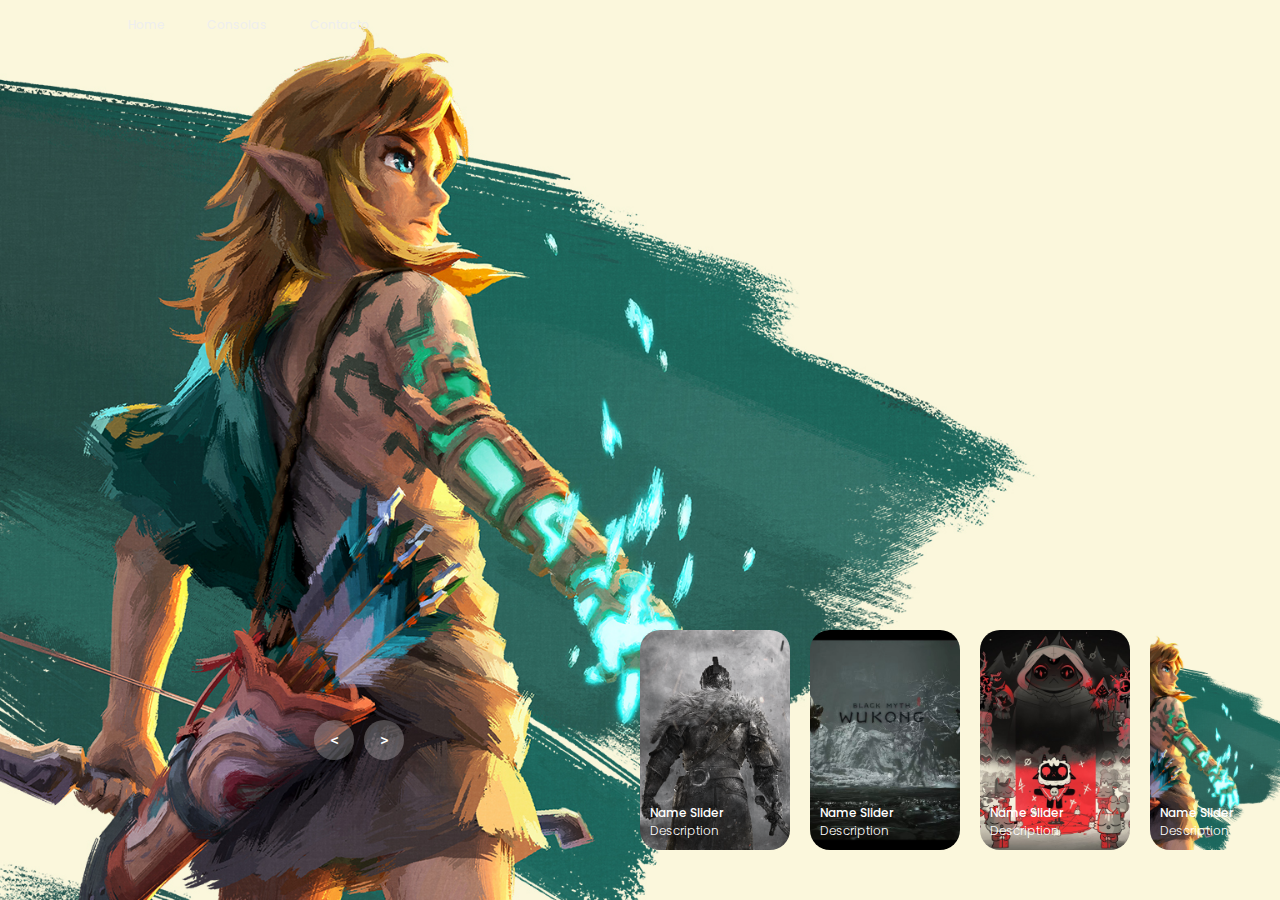
<file: INDEX.HTML>
<!DOCTYPE html>
<html lang="en">
<head>
    <meta charset="UTF-8">
    <meta name="viewport" content="width=device-width, initial-scale=1.0">
    <title>Game Lux</title>
    <link rel="stylesheet" href="estilo.css">
</head>
<body>
    <header>
        <nav>
            <a href="">Home</a>
            <a href="CONSOLAS.HTML">Consolas</a>
            <a href="">Contacto</a>
        </nav>
    </header>

    <!-- carousel -->
    <div class="carousel">
        <!-- list item -->
        <div class="list">
            <div class="item">
                <img src="img/zelda.jpg">
                <div class="content">
                    <div class="author">NINTENDO</div>
                    <div class="title"></div>
                    <div class="topic">Aventura</div>
                    <div class="des">
                        <!-- lorem 50 -->
                        La saga más legendaria de los videojuegos vuelve a hacer historia una vez más con una aventura colosal, revolucionaria, única y prácticamente perfecta que eleva la diversión y la libertad del jugador a un nivel sin precedentes
                    </div>
                    <div class="buttons">
                        <button>SEE MORE</button>
                    </div>
                </div>
            </div>
            <div class="item">
                <img src="img/darkS.png">
                <div class="content">
                    <div class="author">LUNDEV</div>
                    <div class="title">Dark Souls</div>
                    <div class="topic">Accion</div>
                    <div class="des">
                        Vuelve Dark Souls y por la puerta grande, tan duro y emocionante que no decepcionará a nadie
                    </div>
                    <div class="buttons">
                        <a href="DARK.html"><button>Ver Mas</button></a>
                    </div>
                </div>
            </div>
            <div class="item">
                <img src="img/Wook.jpg">
                <div class="content">
                    <div class="author">LUNDEV</div>
                    <div class="title">Wukong</div>
                    <div class="topic">Accion</div>
                    <div class="des">
                        China solía ser una región infravalorada creativamente, capaz solamente de clonar y copiar. Esos días quedaron muy lejos con la llegada de Black Myth: Wukong
                    </div>
                    <div class="buttons">
                        <button>SEE MORE</button>
                    </div>
                </div>
            </div>
            <div class="item">
                <img src="img/cultb.png">
                <div class="content">
                    <div class="author">LUNDEV</div>
                    <div class="title">Cult of the Lamb</div>
                    <div class="topic">roguelike</div>
                    <div class="des">
                        Un cordero es rescatado de la muerte por una entidad divina conocida como "El Que Espera". 
                    </div>
                    <div class="buttons">
                        <button>SEE MORE</button>
                    </div>
                </div>
            </div>
        </div>
        <!-- list thumnail -->
        <div class="thumbnail">
            <div class="item">
                <img src="img/zelda.jpg">
                <div class="content">
                    <div class="title">
                        Name Slider
                    </div>
                    <div class="description">
                        Description
                    </div>
                </div>
            </div>
            <div class="item">
                <img src="img/darkS.png">
                <div class="content">
                    <div class="title">
                        Name Slider
                    </div>
                    <div class="description">
                        Description
                    </div>
                </div>
            </div>
            <div class="item">
                <img src="img/Wook.jpg">
                <div class="content">
                    <div class="title">
                        Name Slider
                    </div>
                    <div class="description">
                        Description
                    </div>
                </div>
            </div>
            <div class="item">
                <img src="img/cultb.png">
                <div class="content">
                    <div class="title">
                        Name Slider
                    </div>
                    <div class="description">
                        Description
                    </div>
                </div>
            </div>
        </div>
        <!-- next prev -->
        <div class="arrows">
            <button id="prev"><</button>
            <button id="next">></button>
        </div>
        <!-- time running -->
        <div class="time"></div>
    </div>
    <script src="app.js"></script>
</body>
</html>
</file>
<file: estilo.css>
@import url('https://fonts.googleapis.com/css2?family=Poppins:ital,wght@0,100;0,200;0,300;0,400;0,500;0,600;0,700;0,800;0,900;1,100;1,200;1,300;1,400;1,500;1,600;1,700;1,800;1,900&display=swap');
body{
    margin: 0;
    background-color: #000;
    color: #eee;
    font-family: Poppins;
    font-size: 12px;
}
a{
    text-decoration: none;
}
header{
    width: 1140px;
    max-width: 80%;
    margin: auto;
    height: 50px;
    display: flex;
    align-items: center;
    position: relative;
    z-index: 100;
}
header a{
    color: #eee;
    margin-right: 40px;
}
/* carousel */
.carousel{
    height: 100vh;
    margin-top: -50px;
    width: 100vw;
    overflow: hidden;
    position: relative;
}
.carousel .list .item{
    width: 100%;
    height: 100%;
    position: absolute;
    inset: 0 0 0 0;
}
.carousel .list .item img{
    width: 100%;
    height: 100%;
    object-fit: cover;
}
.carousel .list .item .content{
    position: absolute;
    top: 20%;
    width: 1140px;
    max-width: 80%;
    left: 50%;
    transform: translateX(-50%);
    padding-right: 30%;
    box-sizing: border-box;
    color: #fff;
    text-shadow: 0 5px 10px #0004;
}
.carousel .list .item .author{
    font-weight: bold;
    letter-spacing: 10px;
}
.carousel .list .item .title,
.carousel .list .item .topic{
    font-size: 5em;
    font-weight: bold;
    line-height: 1.3em;
}
.carousel .list .item .topic{
    color: #f1683a;
}
.carousel .list .item .buttons{
    display: grid;
    grid-template-columns: repeat(2, 130px);
    grid-template-rows: 40px;
    gap: 5px;
    margin-top: 20px;
}
.carousel .list .item .buttons button{
    border: none;
    background-color: #eee;
    letter-spacing: 3px;
    font-family: Poppins;
    font-weight: 500;
}
.carousel .list .item .buttons button:nth-child(2){
    background-color: transparent;
    border: 1px solid #fff;
    color: #eee;
}
/* thumbail */
.thumbnail{
    position: absolute;
    bottom: 50px;
    left: 50%;
    width: max-content;
    z-index: 100;
    display: flex;
    gap: 20px;
}
.thumbnail .item{
    width: 150px;
    height: 220px;
    flex-shrink: 0;
    position: relative;
}
.thumbnail .item img{
    width: 100%;
    height: 100%;
    object-fit: cover;
    border-radius: 20px;
}
.thumbnail .item .content{
    color: #fff;
    position: absolute;
    bottom: 10px;
    left: 10px;
    right: 10px;
}
.thumbnail .item .content .title{
    font-weight: 500;
}
.thumbnail .item .content .description{
    font-weight: 300;
}
/* arrows */
.arrows{
    position: absolute;
    top: 80%;
    right: 52%;
    z-index: 100;
    width: 300px;
    max-width: 30%;
    display: flex;
    gap: 10px;
    align-items: center;
}
.arrows button{
    width: 40px;
    height: 40px;
    border-radius: 50%;
    background-color: #eee4;
    border: none;
    color: #fff;
    font-family: monospace;
    font-weight: bold;
    transition: .5s;
}
.arrows button:hover{
    background-color: #fff;
    color: #000;
}

/* animation */
.carousel .list .item:nth-child(1){
    z-index: 1;
}

/* animation text in first item */

.carousel .list .item:nth-child(1) .content .author,
.carousel .list .item:nth-child(1) .content .title,
.carousel .list .item:nth-child(1) .content .topic,
.carousel .list .item:nth-child(1) .content .des,
.carousel .list .item:nth-child(1) .content .buttons
{
    transform: translateY(50px);
    filter: blur(20px);
    opacity: 0;
    animation: showContent .5s 1s linear 1 forwards;
}
@keyframes showContent{
    to{
        transform: translateY(0px);
        filter: blur(0px);
        opacity: 1;
    }
}
.carousel .list .item:nth-child(1) .content .title{
    animation-delay: 1.2s!important;
}
.carousel .list .item:nth-child(1) .content .topic{
    animation-delay: 1.4s!important;
}
.carousel .list .item:nth-child(1) .content .des{
    animation-delay: 1.6s!important;
}
.carousel .list .item:nth-child(1) .content .buttons{
    animation-delay: 1.8s!important;
}
/* create animation when next click */
.carousel.next .list .item:nth-child(1) img{
    width: 150px;
    height: 220px;
    position: absolute;
    bottom: 50px;
    left: 50%;
    border-radius: 30px;
    animation: showImage .5s linear 1 forwards;
}
@keyframes showImage{
    to{
        bottom: 0;
        left: 0;
        width: 100%;
        height: 100%;
        border-radius: 0;
    }
}

.carousel.next .thumbnail .item:nth-last-child(1){
    overflow: hidden;
    animation: showThumbnail .5s linear 1 forwards;
}
.carousel.prev .list .item img{
    z-index: 100;
}
@keyframes showThumbnail{
    from{
        width: 0;
        opacity: 0;
    }
}
.carousel.next .thumbnail{
    animation: effectNext .5s linear 1 forwards;
}

@keyframes effectNext{
    from{
        transform: translateX(150px);
    }
}

/* running time */

.carousel .time{
    position: absolute;
    z-index: 1000;
    width: 0%;
    height: 3px;
    background-color: #f1683a;
    left: 0;
    top: 0;
}

.carousel.next .time,
.carousel.prev .time{
    animation: runningTime 3s linear 1 forwards;
}
@keyframes runningTime{
    from{ width: 100%}
    to{width: 0}
}


/* prev click */

.carousel.prev .list .item:nth-child(2){
    z-index: 2;
}

.carousel.prev .list .item:nth-child(2) img{
    animation: outFrame 0.5s linear 1 forwards;
    position: absolute;
    bottom: 0;
    left: 0;
}
@keyframes outFrame{
    to{
        width: 150px;
        height: 220px;
        bottom: 50px;
        left: 50%;
        border-radius: 20px;
    }
}

.carousel.prev .thumbnail .item:nth-child(1){
    overflow: hidden;
    opacity: 0;
    animation: showThumbnail .5s linear 1 forwards;
}
.carousel.next .arrows button,
.carousel.prev .arrows button{
    pointer-events: none;
}
.carousel.prev .list .item:nth-child(2) .content .author,
.carousel.prev .list .item:nth-child(2) .content .title,
.carousel.prev .list .item:nth-child(2) .content .topic,
.carousel.prev .list .item:nth-child(2) .content .des,
.carousel.prev .list .item:nth-child(2) .content .buttons
{
    animation: contentOut 1.5s linear 1 forwards!important;
}

@keyframes contentOut{
    to{
        transform: translateY(-150px);
        filter: blur(20px);
        opacity: 0;
    }
}
@media screen and (max-width: 678px) {
    .carousel .list .item .content{
        padding-right: 0;
    }
    .carousel .list .item .content .title{
        font-size: 30px;
    }
}

.autoRotate{
    animation: autoRotateAnimation;
    animation-timeline: view();
}
@keyframes autoRotateAnimation{
    from{
        transform: rotate(0deg);
    }
    to{
        transform: rotate(360deg);
    }
}
.autoShow{
    animation: autoShowAnimation both;
    animation-timeline: view(70% 5%);
}
@keyframes autoShowAnimation{
    from{
        opacity: 0;
        transform: translateY(200px) scale(0.3);
    }to{
        opacity: 1;
        transform: translateY(0) scale(1);
    }
}
.autoBLur{
    animation: autoBLurAnimation linear both;
    animation-timeline: view();
}
@keyframes autoBLurAnimation{
    0%{
        filter: blur(40px);
    }
    45%, 55%{
        filter: blur(0px);
    }
    100%{
        filter: blur(40px);
    }
}
/* Estilos para la página de detalles del juego */
.game-detail {
    display: flex;
    justify-content: center;
    align-items: center;
    padding: 50px;
    gap: 40px;
    max-width: 1200px;
    margin: 0 auto;
}

.game-image img {
    width: 400px;
    height: auto;
    border-radius: 20px;
    box-shadow: 0 5px 15px rgba(0, 0, 0, 0.3);
}

.game-info {
    max-width: 600px;
}

.game-info h1 {
    font-size: 3em;
    margin-bottom: 20px;
    color: #f1683a;
}

.game-info .price {
    font-size: 2em;
    font-weight: bold;
    color: #eee;
    margin-bottom: 20px;
}

.game-info .description {
    font-size: 1.2em;
    line-height: 1.6;
    color: #ccc;
    margin-bottom: 30px;
}

.add-to-cart {
    background-color: #f1683a;
    color: #fff;
    border: none;
    padding: 15px 30px;
    font-size: 1.2em;
    cursor: pointer;
    border-radius: 10px;
    transition: background-color 0.3s ease;
}

.add-to-cart:hover {
    background-color: #e65a2e;
}

/* Estilos para la sección de capturas de pantalla */
.screenshots {
    padding: 50px;
    background-color: #111;
    text-align: center;
}

.screenshots h2 {
    font-size: 2.5em;
    margin-bottom: 30px;
    color: #f1683a;
}

.screenshot-grid {
    display: grid;
    grid-template-columns: repeat(auto-fit, minmax(250px, 1fr));
    gap: 20px;
    max-width: 1200px;
    margin: 0 auto;
}

.screenshot-grid img {
    width: 100%;
    height: auto;
    border-radius: 10px;
    box-shadow: 0 5px 15px rgba(0, 0, 0, 0.3);
    transition: transform 0.3s ease;
}

.screenshot-grid img:hover {
    transform: scale(1.05);
}

/* Estilos para la sección de detalles adicionales */
.additional-info {
    padding: 50px;
    text-align: center;
}

.additional-info h2 {
    font-size: 2.5em;
    margin-bottom: 30px;
    color: #f1683a;
}

.info-grid {
    display: grid;
    grid-template-columns: repeat(auto-fit, minmax(200px, 1fr));
    gap: 20px;
    max-width: 1200px;
    margin: 0 auto;
}

.info-item {
    background-color: #222;
    padding: 20px;
    border-radius: 10px;
    box-shadow: 0 5px 15px rgba(0, 0, 0, 0.3);
}

.info-item h3 {
    font-size: 1.5em;
    margin-bottom: 10px;
    color: #f1683a;
}

.info-item p {
    font-size: 1.1em;
    color: #ccc;
}

/* Estilos para la sección de requisitos del sistema */
.system-requirements {
    padding: 50px;
    background-color: #111;
    text-align: center;
}

.system-requirements h2 {
    font-size: 2.5em;
    margin-bottom: 30px;
    color: #f1683a;
}

.requirements-grid {
    display: grid;
    grid-template-columns: repeat(auto-fit, minmax(300px, 1fr));
    gap: 20px;
    max-width: 1200px;
    margin: 0 auto;
}

.requirements-item {
    background-color: #222;
    padding: 20px;
    border-radius: 10px;
    box-shadow: 0 5px 15px rgba(0, 0, 0, 0.3);
}

.requirements-item h3 {
    font-size: 1.5em;
    margin-bottom: 15px;
    color: #f1683a;
}

.requirements-item ul {
    list-style-type: none;
    padding: 0;
}

.requirements-item ul li {
    font-size: 1.1em;
    color: #ccc;
    margin-bottom: 10px;
}

/* Estilos para el footer */
footer {
    text-align: center;
    padding: 20px;
    background-color: #111;
    color: #eee;
    margin-top: 50px;
}
</file>
